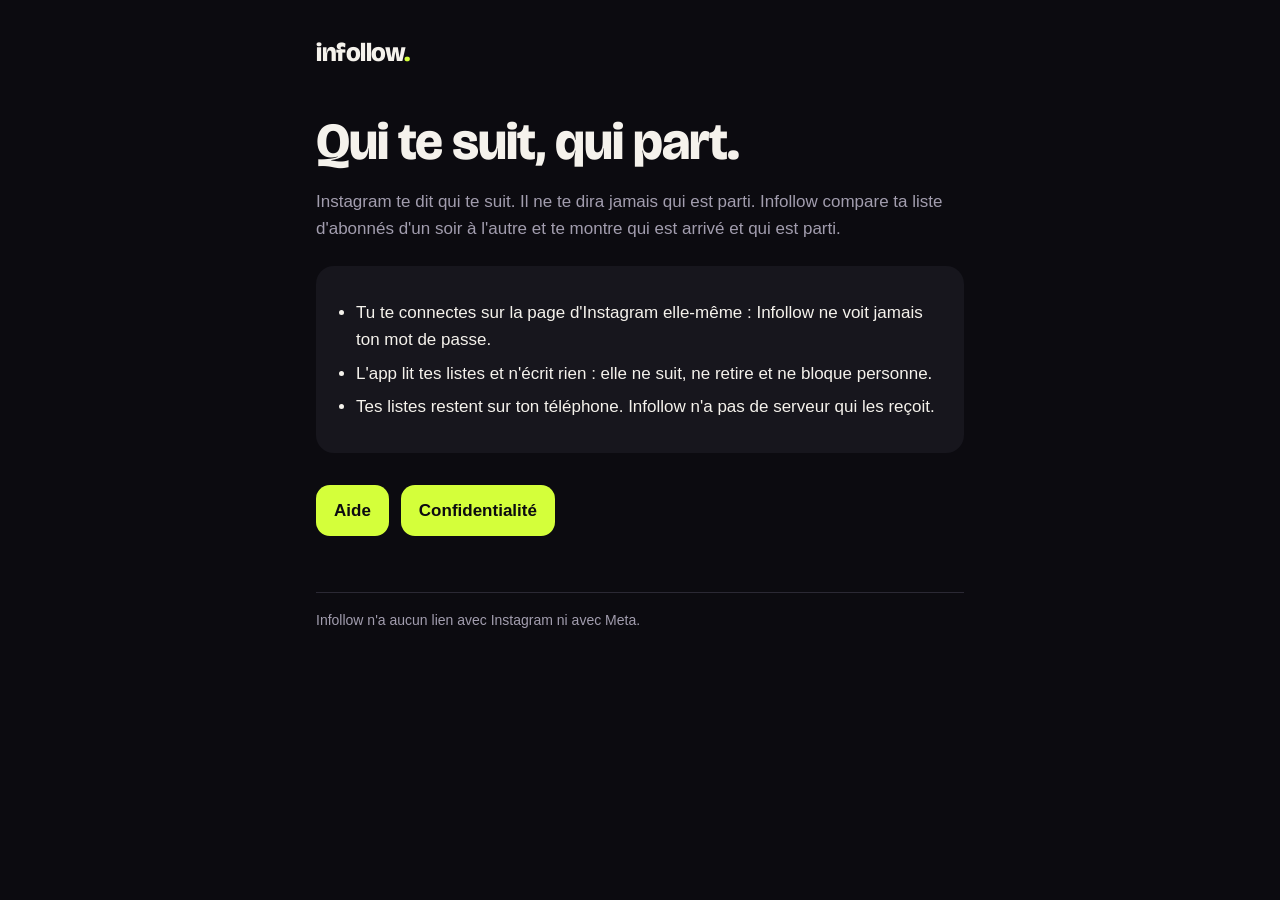
<file: index.html>
<!doctype html>
<html lang="fr">
<head>
  <meta charset="utf-8">
  <meta name="viewport" content="width=device-width, initial-scale=1">
  <title>Infollow</title>
  <meta name="description" content="Infollow te dit, chaque soir, qui a arrêté de te suivre sur Instagram.">
  <link rel="stylesheet" href="/style.css">
</head>
<body>
<main>
  <a class="wordmark" href="/">infollow<span>.</span></a>

  <h1>Qui te suit, qui part.</h1>
  <p class="lede">Instagram te dit qui te suit. Il ne te dira jamais qui est parti. Infollow compare ta liste d'abonnés d'un soir à l'autre et te montre qui est arrivé et qui est parti.</p>

  <div class="card">
    <ul>
      <li>Tu te connectes sur la page d'Instagram elle-même : Infollow ne voit jamais ton mot de passe.</li>
      <li>L'app lit tes listes et n'écrit rien : elle ne suit, ne retire et ne bloque personne.</li>
      <li>Tes listes restent sur ton téléphone. Infollow n'a pas de serveur qui les reçoit.</li>
    </ul>
  </div>

  <div class="links">
    <a href="/aide/">Aide</a>
    <a href="/confidentialite/">Confidentialité</a>
  </div>

  <footer>
    Infollow n'a aucun lien avec Instagram ni avec Meta.
  </footer>
</main>
</body>
</html>
</file>
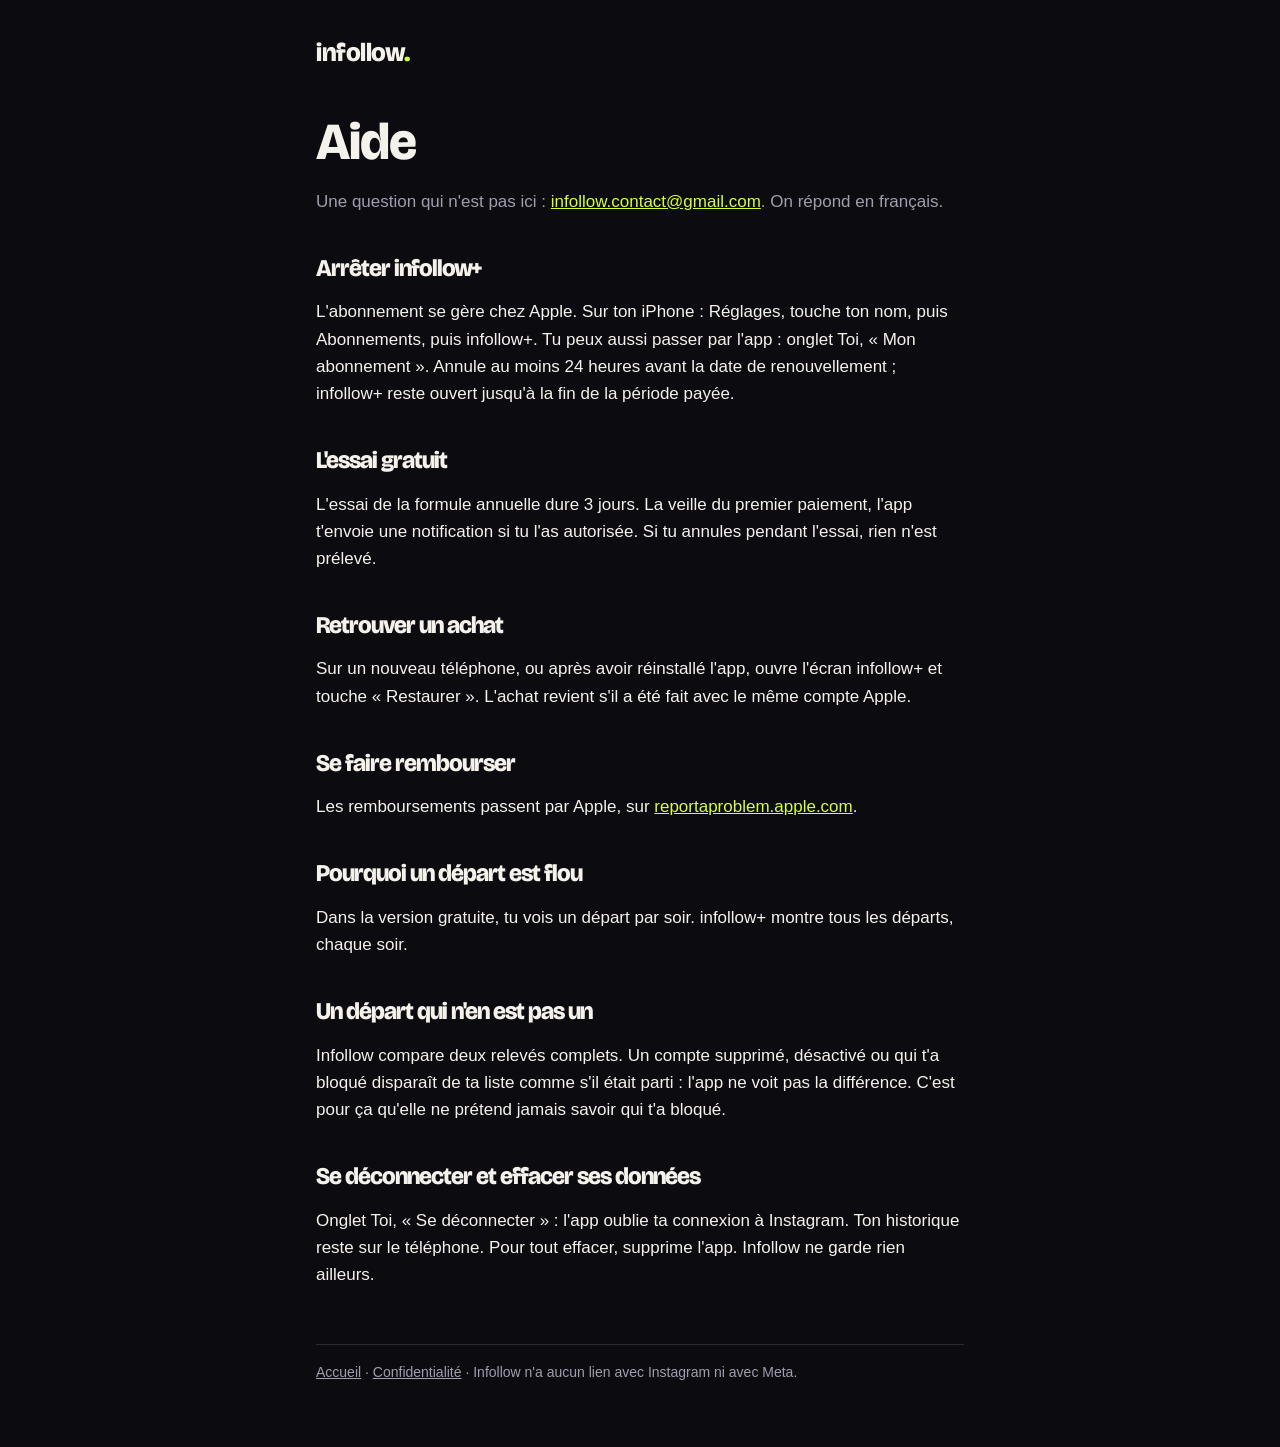
<file: aide/index.html>
<!doctype html>
<html lang="fr">
<head>
  <meta charset="utf-8">
  <meta name="viewport" content="width=device-width, initial-scale=1">
  <title>Aide · Infollow</title>
  <meta name="description" content="Annuler infollow+, restaurer un achat, se déconnecter, nous écrire.">
  <link rel="stylesheet" href="/style.css">
</head>
<body>
<main>
  <a class="wordmark" href="/">infollow<span>.</span></a>

  <h1>Aide</h1>
  <p class="lede">Une question qui n'est pas ici : <a href="mailto:infollow.contact@gmail.com">infollow.contact@gmail.com</a>. On répond en français.</p>

  <h2>Arrêter infollow+</h2>
  <p>L'abonnement se gère chez Apple. Sur ton iPhone : Réglages, touche ton nom, puis Abonnements, puis infollow+. Tu peux aussi passer par l'app : onglet Toi, « Mon abonnement ». Annule au moins 24 heures avant la date de renouvellement ; infollow+ reste ouvert jusqu'à la fin de la période payée.</p>

  <h2>L'essai gratuit</h2>
  <p>L'essai de la formule annuelle dure 3 jours. La veille du premier paiement, l'app t'envoie une notification si tu l'as autorisée. Si tu annules pendant l'essai, rien n'est prélevé.</p>

  <h2>Retrouver un achat</h2>
  <p>Sur un nouveau téléphone, ou après avoir réinstallé l'app, ouvre l'écran infollow+ et touche « Restaurer ». L'achat revient s'il a été fait avec le même compte Apple.</p>

  <h2>Se faire rembourser</h2>
  <p>Les remboursements passent par Apple, sur <a href="https://reportaproblem.apple.com">reportaproblem.apple.com</a>.</p>

  <h2>Pourquoi un départ est flou</h2>
  <p>Dans la version gratuite, tu vois un départ par soir. infollow+ montre tous les départs, chaque soir.</p>

  <h2>Un départ qui n'en est pas un</h2>
  <p>Infollow compare deux relevés complets. Un compte supprimé, désactivé ou qui t'a bloqué disparaît de ta liste comme s'il était parti : l'app ne voit pas la différence. C'est pour ça qu'elle ne prétend jamais savoir qui t'a bloqué.</p>

  <h2>Se déconnecter et effacer ses données</h2>
  <p>Onglet Toi, « Se déconnecter » : l'app oublie ta connexion à Instagram. Ton historique reste sur le téléphone. Pour tout effacer, supprime l'app. Infollow ne garde rien ailleurs.</p>

  <footer>
    <a href="/">Accueil</a> · <a href="/confidentialite/">Confidentialité</a> · Infollow n'a aucun lien avec Instagram ni avec Meta.
  </footer>
</main>
</body>
</html>
</file>
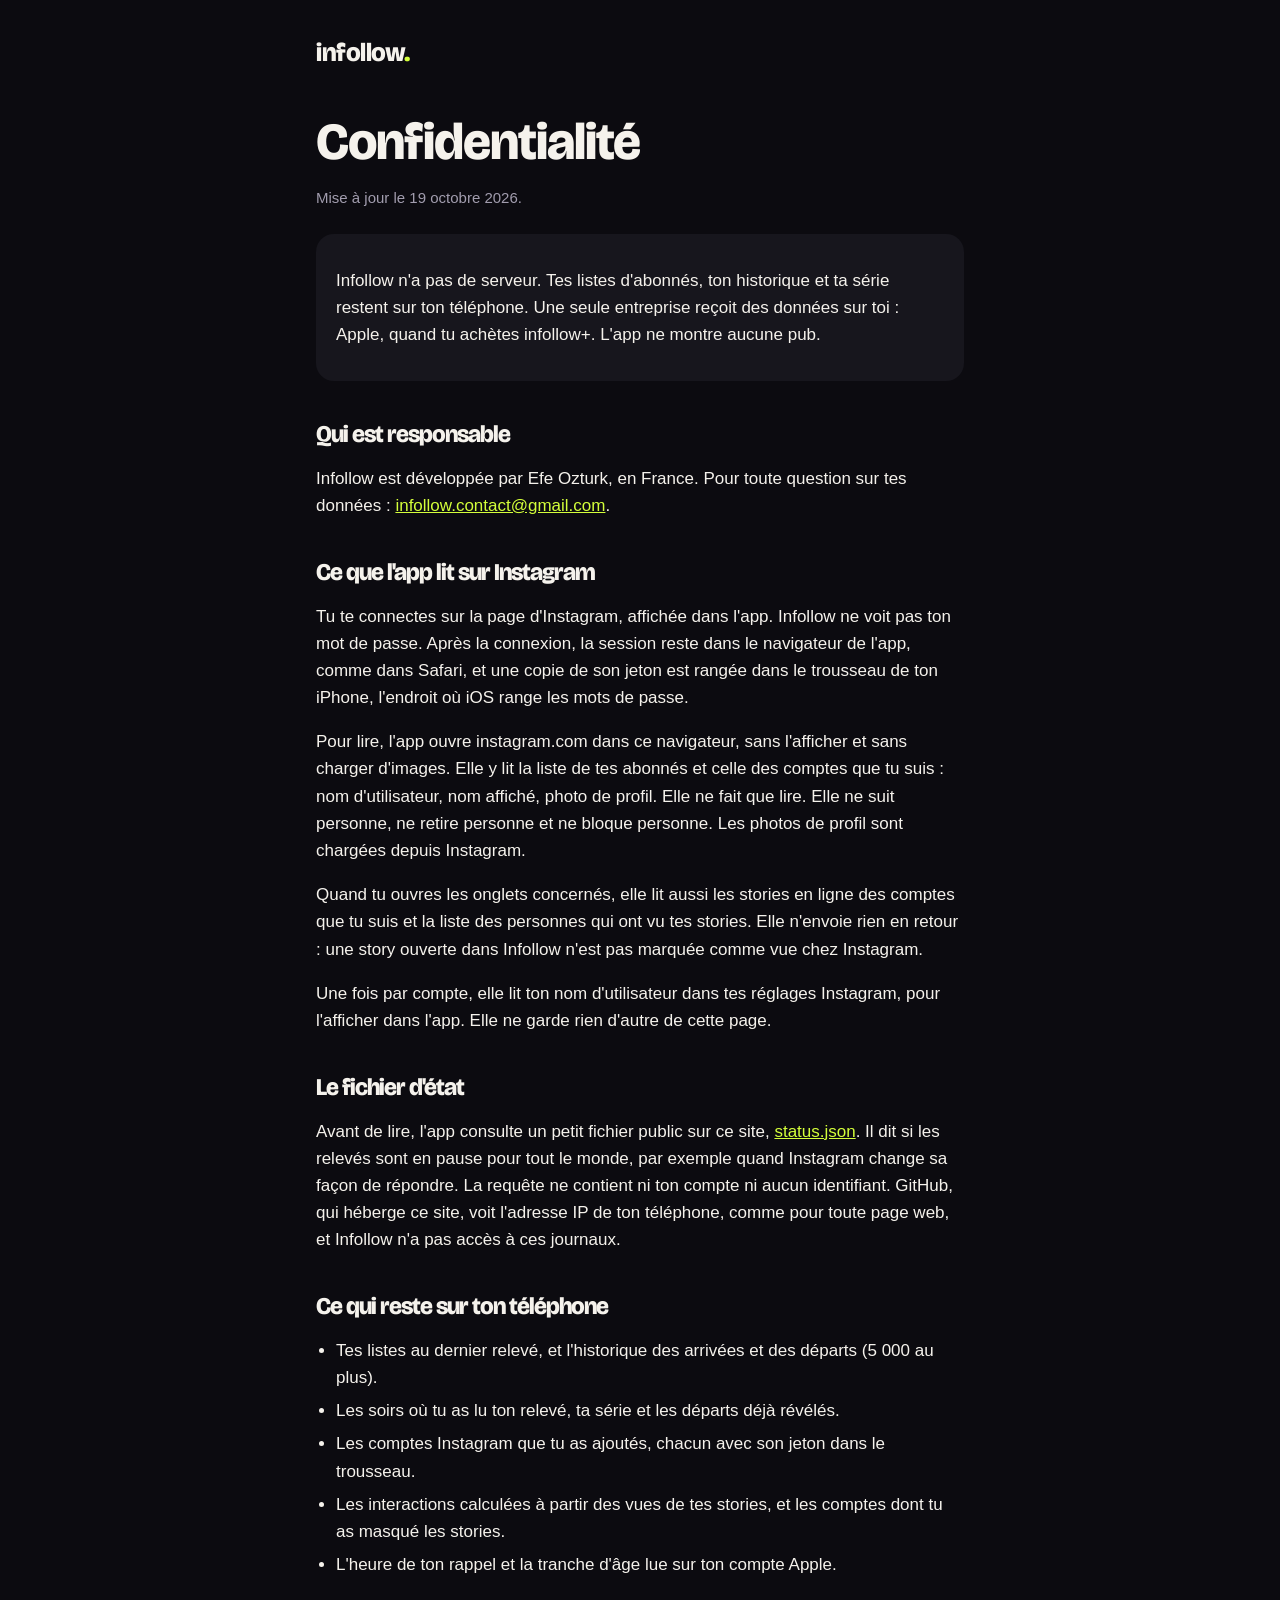
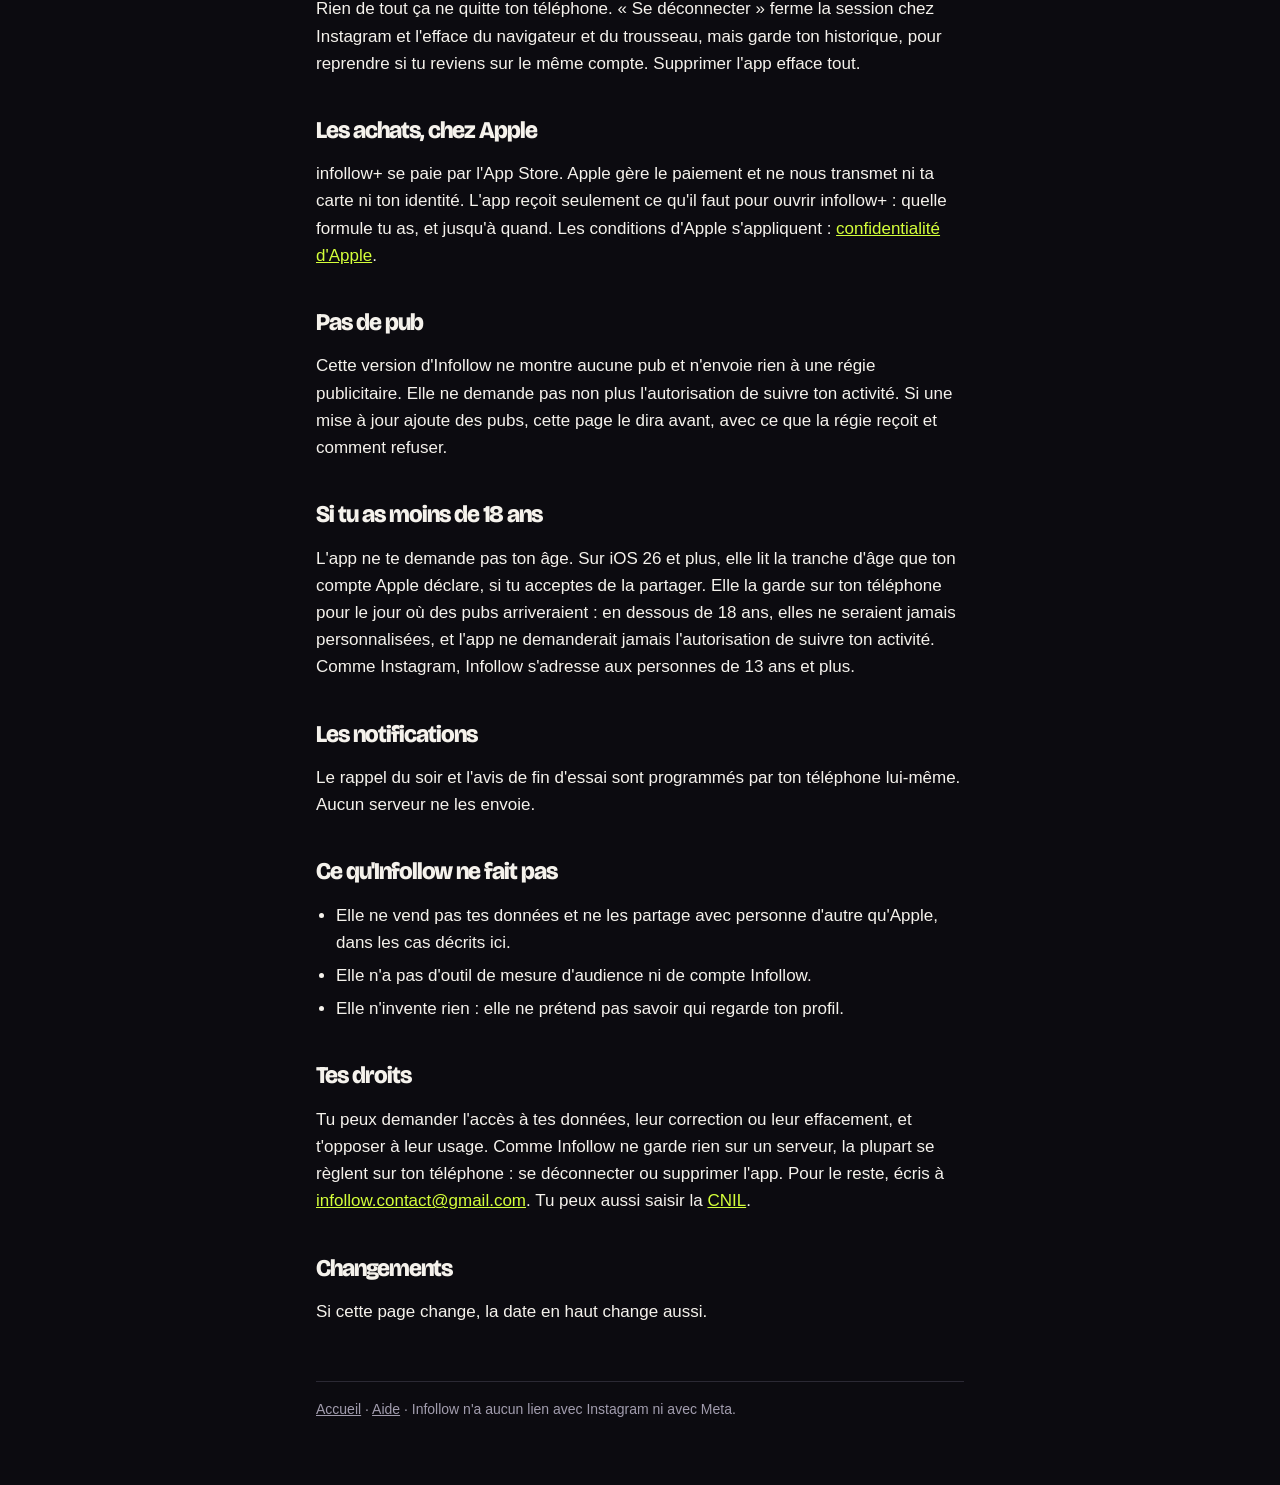
<file: confidentialite/index.html>
<!doctype html>
<html lang="fr">
<head>
  <meta charset="utf-8">
  <meta name="viewport" content="width=device-width, initial-scale=1">
  <title>Confidentialité · Infollow</title>
  <meta name="description" content="Ce qu'Infollow lit, ce qui reste sur ton téléphone, et ce que reçoit Apple.">
  <link rel="stylesheet" href="/style.css">
</head>
<body>
<main>
  <a class="wordmark" href="/">infollow<span>.</span></a>

  <h1>Confidentialité</h1>
  <p class="updated">Mise à jour le 19 octobre 2026.</p>

  <div class="card">
    <p>Infollow n'a pas de serveur. Tes listes d'abonnés, ton historique et ta série restent sur ton téléphone. Une seule entreprise reçoit des données sur toi : Apple, quand tu achètes infollow+. L'app ne montre aucune pub.</p>
  </div>

  <h2>Qui est responsable</h2>
  <p>Infollow est développée par Efe Ozturk, en France. Pour toute question sur tes données : <a href="mailto:infollow.contact@gmail.com">infollow.contact@gmail.com</a>.</p>

  <h2>Ce que l'app lit sur Instagram</h2>
  <p>Tu te connectes sur la page d'Instagram, affichée dans l'app. Infollow ne voit pas ton mot de passe. Après la connexion, la session reste dans le navigateur de l'app, comme dans Safari, et une copie de son jeton est rangée dans le trousseau de ton iPhone, l'endroit où iOS range les mots de passe.</p>
  <p>Pour lire, l'app ouvre instagram.com dans ce navigateur, sans l'afficher et sans charger d'images. Elle y lit la liste de tes abonnés et celle des comptes que tu suis : nom d'utilisateur, nom affiché, photo de profil. Elle ne fait que lire. Elle ne suit personne, ne retire personne et ne bloque personne. Les photos de profil sont chargées depuis Instagram.</p>
  <p>Quand tu ouvres les onglets concernés, elle lit aussi les stories en ligne des comptes que tu suis et la liste des personnes qui ont vu tes stories. Elle n'envoie rien en retour : une story ouverte dans Infollow n'est pas marquée comme vue chez Instagram.</p>
  <p>Une fois par compte, elle lit ton nom d'utilisateur dans tes réglages Instagram, pour l'afficher dans l'app. Elle ne garde rien d'autre de cette page.</p>

  <h2>Le fichier d'état</h2>
  <p>Avant de lire, l'app consulte un petit fichier public sur ce site, <a href="/status.json">status.json</a>. Il dit si les relevés sont en pause pour tout le monde, par exemple quand Instagram change sa façon de répondre. La requête ne contient ni ton compte ni aucun identifiant. GitHub, qui héberge ce site, voit l'adresse IP de ton téléphone, comme pour toute page web, et Infollow n'a pas accès à ces journaux.</p>

  <h2>Ce qui reste sur ton téléphone</h2>
  <ul>
    <li>Tes listes au dernier relevé, et l'historique des arrivées et des départs (5 000 au plus).</li>
    <li>Les soirs où tu as lu ton relevé, ta série et les départs déjà révélés.</li>
    <li>Les comptes Instagram que tu as ajoutés, chacun avec son jeton dans le trousseau.</li>
    <li>Les interactions calculées à partir des vues de tes stories, et les comptes dont tu as masqué les stories.</li>
    <li>L'heure de ton rappel et la tranche d'âge lue sur ton compte Apple.</li>
  </ul>
  <p>Rien de tout ça ne quitte ton téléphone. « Se déconnecter » ferme la session chez Instagram et l'efface du navigateur et du trousseau, mais garde ton historique, pour reprendre si tu reviens sur le même compte. Supprimer l'app efface tout.</p>

  <h2>Les achats, chez Apple</h2>
  <p>infollow+ se paie par l'App Store. Apple gère le paiement et ne nous transmet ni ta carte ni ton identité. L'app reçoit seulement ce qu'il faut pour ouvrir infollow+ : quelle formule tu as, et jusqu'à quand. Les conditions d'Apple s'appliquent : <a href="https://www.apple.com/fr/legal/privacy/">confidentialité d'Apple</a>.</p>

  <h2>Pas de pub</h2>
  <p>Cette version d'Infollow ne montre aucune pub et n'envoie rien à une régie publicitaire. Elle ne demande pas non plus l'autorisation de suivre ton activité. Si une mise à jour ajoute des pubs, cette page le dira avant, avec ce que la régie reçoit et comment refuser.</p>

  <h2>Si tu as moins de 18 ans</h2>
  <p>L'app ne te demande pas ton âge. Sur iOS 26 et plus, elle lit la tranche d'âge que ton compte Apple déclare, si tu acceptes de la partager. Elle la garde sur ton téléphone pour le jour où des pubs arriveraient : en dessous de 18 ans, elles ne seraient jamais personnalisées, et l'app ne demanderait jamais l'autorisation de suivre ton activité. Comme Instagram, Infollow s'adresse aux personnes de 13 ans et plus.</p>

  <h2>Les notifications</h2>
  <p>Le rappel du soir et l'avis de fin d'essai sont programmés par ton téléphone lui-même. Aucun serveur ne les envoie.</p>

  <h2>Ce qu'Infollow ne fait pas</h2>
  <ul>
    <li>Elle ne vend pas tes données et ne les partage avec personne d'autre qu'Apple, dans les cas décrits ici.</li>
    <li>Elle n'a pas d'outil de mesure d'audience ni de compte Infollow.</li>
    <li>Elle n'invente rien : elle ne prétend pas savoir qui regarde ton profil.</li>
  </ul>

  <h2>Tes droits</h2>
  <p>Tu peux demander l'accès à tes données, leur correction ou leur effacement, et t'opposer à leur usage. Comme Infollow ne garde rien sur un serveur, la plupart se règlent sur ton téléphone : se déconnecter ou supprimer l'app. Pour le reste, écris à <a href="mailto:infollow.contact@gmail.com">infollow.contact@gmail.com</a>. Tu peux aussi saisir la <a href="https://www.cnil.fr/fr/plaintes">CNIL</a>.</p>

  <h2>Changements</h2>
  <p>Si cette page change, la date en haut change aussi.</p>

  <footer>
    <a href="/">Accueil</a> · <a href="/aide/">Aide</a> · Infollow n'a aucun lien avec Instagram ni avec Meta.
  </footer>
</main>
</body>
</html>
</file>
<file: style.css>
@font-face {
  font-family: "Bricolage";
  src: url("/fonts/BricolageGrotesque-ExtraBold.ttf") format("truetype");
  font-weight: 800;
  font-display: swap;
}

:root {
  --ground: #0c0b10;
  --raised: #17161d;
  --rule: #2b2934;
  --text: #f5f2ec;
  --muted: #a29dae;
  --citron: #d4ff3a;
  --tomato: #ff5533;
}

* { box-sizing: border-box; }

html { -webkit-text-size-adjust: 100%; }

body {
  margin: 0;
  background: var(--ground);
  color: var(--text);
  font: 17px/1.6 -apple-system, BlinkMacSystemFont, "Segoe UI", Roboto, Helvetica, Arial, sans-serif;
}

main {
  max-width: 680px;
  margin: 0 auto;
  padding: 32px 16px 64px;
}

.wordmark {
  font-family: "Bricolage", sans-serif;
  font-weight: 800;
  font-size: 26px;
  letter-spacing: -0.5px;
  color: var(--text);
  text-decoration: none;
}
.wordmark span { color: var(--citron); }

h1, h2 {
  font-family: "Bricolage", sans-serif;
  font-weight: 800;
  letter-spacing: -1px;
  line-height: 1.1;
}
h1 { font-size: clamp(36px, 9vw, 52px); margin: 40px 0 12px; }
h2 { font-size: 24px; margin: 40px 0 8px; }

p, li { color: var(--text); }
.lede, .muted { color: var(--muted); }
.updated { color: var(--muted); font-size: 15px; }

a { color: var(--citron); }

ul { padding-left: 20px; }
li { margin: 6px 0; }

.card {
  background: var(--raised);
  border-radius: 18px;
  padding: 16px 20px;
  margin: 24px 0;
}

.links { display: flex; flex-wrap: wrap; gap: 12px; margin-top: 32px; }
.links a {
  background: var(--citron);
  color: var(--ground);
  font-weight: 700;
  text-decoration: none;
  padding: 12px 18px;
  border-radius: 14px;
}

footer {
  border-top: 1px solid var(--rule);
  margin-top: 56px;
  padding-top: 16px;
  color: var(--muted);
  font-size: 14px;
}
footer a { color: var(--muted); }
</file>
